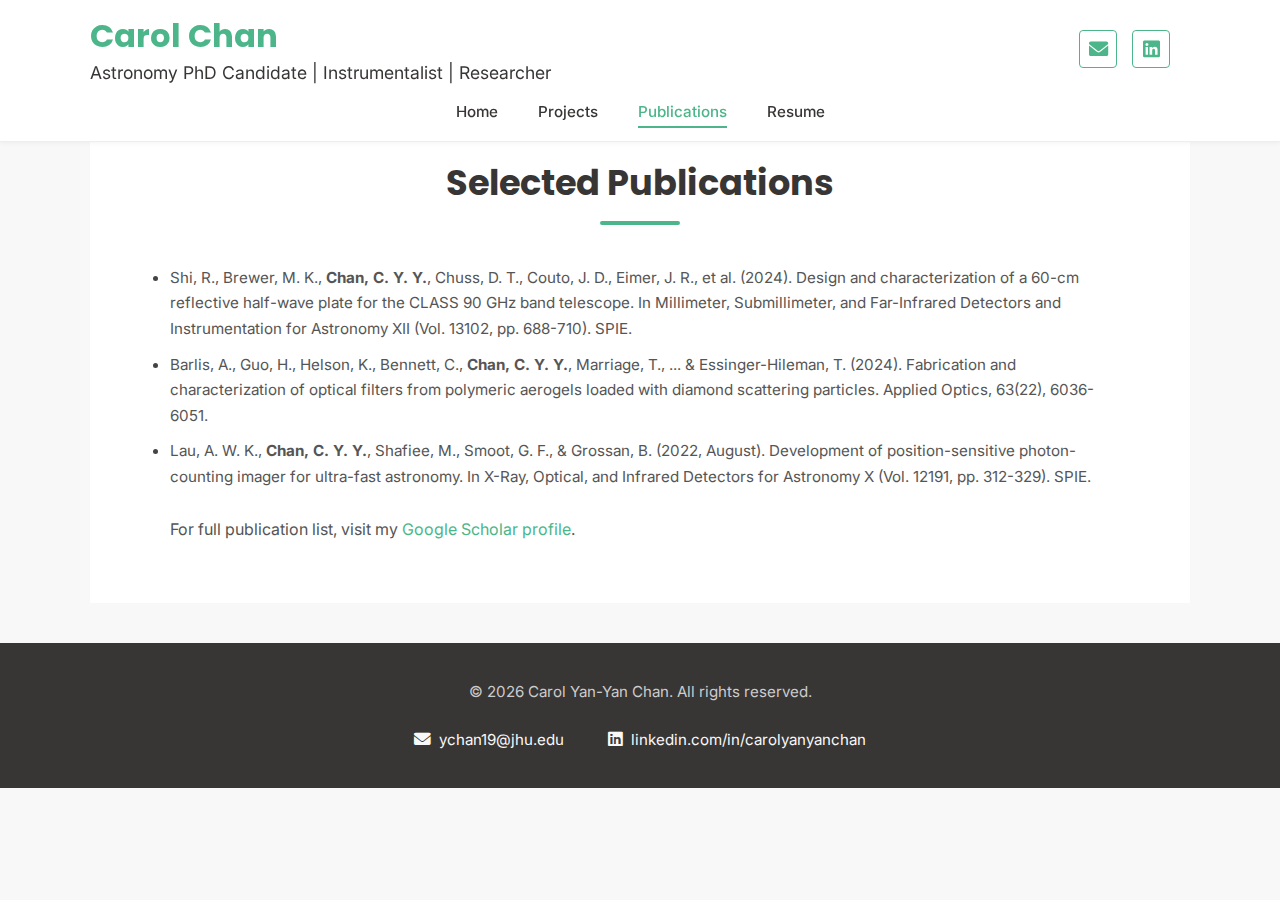
<file: publications.html>
<!DOCTYPE html>
<html lang="en">
<head>
    <meta charset="UTF-8">
    <meta name="viewport" content="width=device-width, initial-scale=1.0">
    <title>Carol Chan - Publications</title> <!-- Update title -->
    <link rel="stylesheet" href="css/style.css"> <!-- Link to CSS -->
    <link rel="stylesheet" href="https://fonts.googleapis.com/css2?family=Inter:wght@300;400;500;600;700&display=swap">
    <link rel="stylesheet" href="https://fonts.googleapis.com/css2?family=Poppins:wght@400;500;600;700&display=swap">
     <!-- Font Awesome Icons -->
    <link rel="stylesheet" href="https://cdnjs.cloudflare.com/ajax/libs/font-awesome/6.0.0/css/all.min.css">
</head>
<body>

     <header class="site-header">
        <div class="container">
            <div class="header-content">
                <div class="header-text">
                    <h1>Carol Chan</h1>
                    <p class="title"> Astronomy PhD Candidate | Instrumentalist | Researcher</p>
                </div>
                <div class="header-contact-icons">
                     <a href="mailto:ychan19@jhu.edu" class="icon-button" aria-label="Email"><i class="fas fa-envelope"></i></a>
                     <a href="https://www.linkedin.com/in/carolyanyanchan/" target="_blank" rel="noopener noreferrer" class="icon-button" aria-label="LinkedIn"><i class="fab fa-linkedin"></i></a>
                 </div>
            </div>
            <nav class="site-nav">
                <ul>
                    <li><a href="index.html">Home</a></li> <!-- Link to Home -->
                    <li><a href="index.html#projects">Projects</a></li> <!-- Link to Projects section on Home -->
                    <li><a href="publications.html" class="active">Publications</a></li>
                    <li><a href="files/Resume_Carol_Yan_Yan_Chan.pdf" target="_blank">Resume</a></li> <!-- Link to PDF -->
                    
                </ul>
            </nav>
        </div>
    </header>

    <main>
        <!-- Publications Section -->
        <section id="publications" class="section container">
            <h2 class="section-title">Selected Publications</h2>
            <ul class="publications-list">
                <li><span class="publication-citation">Shi, R., Brewer, M. K., <strong>Chan, C. Y. Y.</strong>, Chuss, D. T., Couto, J. D., Eimer, J. R., et al. (2024). Design and characterization of a 60-cm reflective half-wave plate for the CLASS 90 GHz band telescope. In Millimeter, Submillimeter, and Far-Infrared Detectors and Instrumentation for Astronomy XII (Vol. 13102, pp. 688-710). SPIE.</span></li>
                <li><span class="publication-citation">Barlis, A., Guo, H., Helson, K., Bennett, C., <strong>Chan, C. Y. Y.</strong>, Marriage, T., ... & Essinger-Hileman, T. (2024). Fabrication and characterization of optical filters from polymeric aerogels loaded with diamond scattering particles. Applied Optics, 63(22), 6036-6051.</span></li>
                <li><span class="publication-citation">Lau, A. W. K., <strong>Chan, C. Y. Y.</strong>, Shafiee, M., Smoot, G. F., & Grossan, B. (2022, August). Development of position-sensitive photon-counting imager for ultra-fast astronomy. In X-Ray, Optical, and Infrared Detectors for Astronomy X (Vol. 12191, pp. 312-329). SPIE. </span></li>
            </ul>
            <p class="google-scholar-link">
                 For full publication list, visit my <a href="https://scholar.google.com/citations?view_op=list_works&hl=en&user=-b--cXEAAAAJ&gmla=AIfU4H7H78augvEu4wd6mMaBIVaX_xw3L0y8UXtTae_vdl9X1IprwHSGYCRk7d9KhvHNeWdmx8fXWUJJIMGYQqMUZNfcQBkZdBWTj1" target="_blank" rel="noopener noreferrer">Google Scholar profile</a>.
             </p>
        </section>
        <!-- End Publications Section -->
    </main>

    <footer class="site-footer">
         <div class="container" id="contact">
             <p>© <span id="current-year"></span> Carol Yan-Yan Chan. All rights reserved.</p>
             <!-- Replace the footer-contact-buttons div with the block below -->
             <div class="footer-contact-info">
                 <p>
                     <a href="mailto:ychan19@jhu.edu" class="footer-contact-link">
                         <i class="fas fa-envelope"></i> ychan19@jhu.edu
                     </a>
                 </p>
                 <p>
                     <a href="https://www.linkedin.com/in/carolyanyanchan/" target="_blank" rel="noopener noreferrer" class="footer-contact-link">
                         <i class="fab fa-linkedin"></i> linkedin.com/in/carolyanyanchan
                     </a>
                 </p>
             </div>
             <!-- End of new block -->
         </div>
     </footer>

    <script>
        document.getElementById('current-year').textContent = new Date().getFullYear();
    </script>

</body>
</html>
</file>
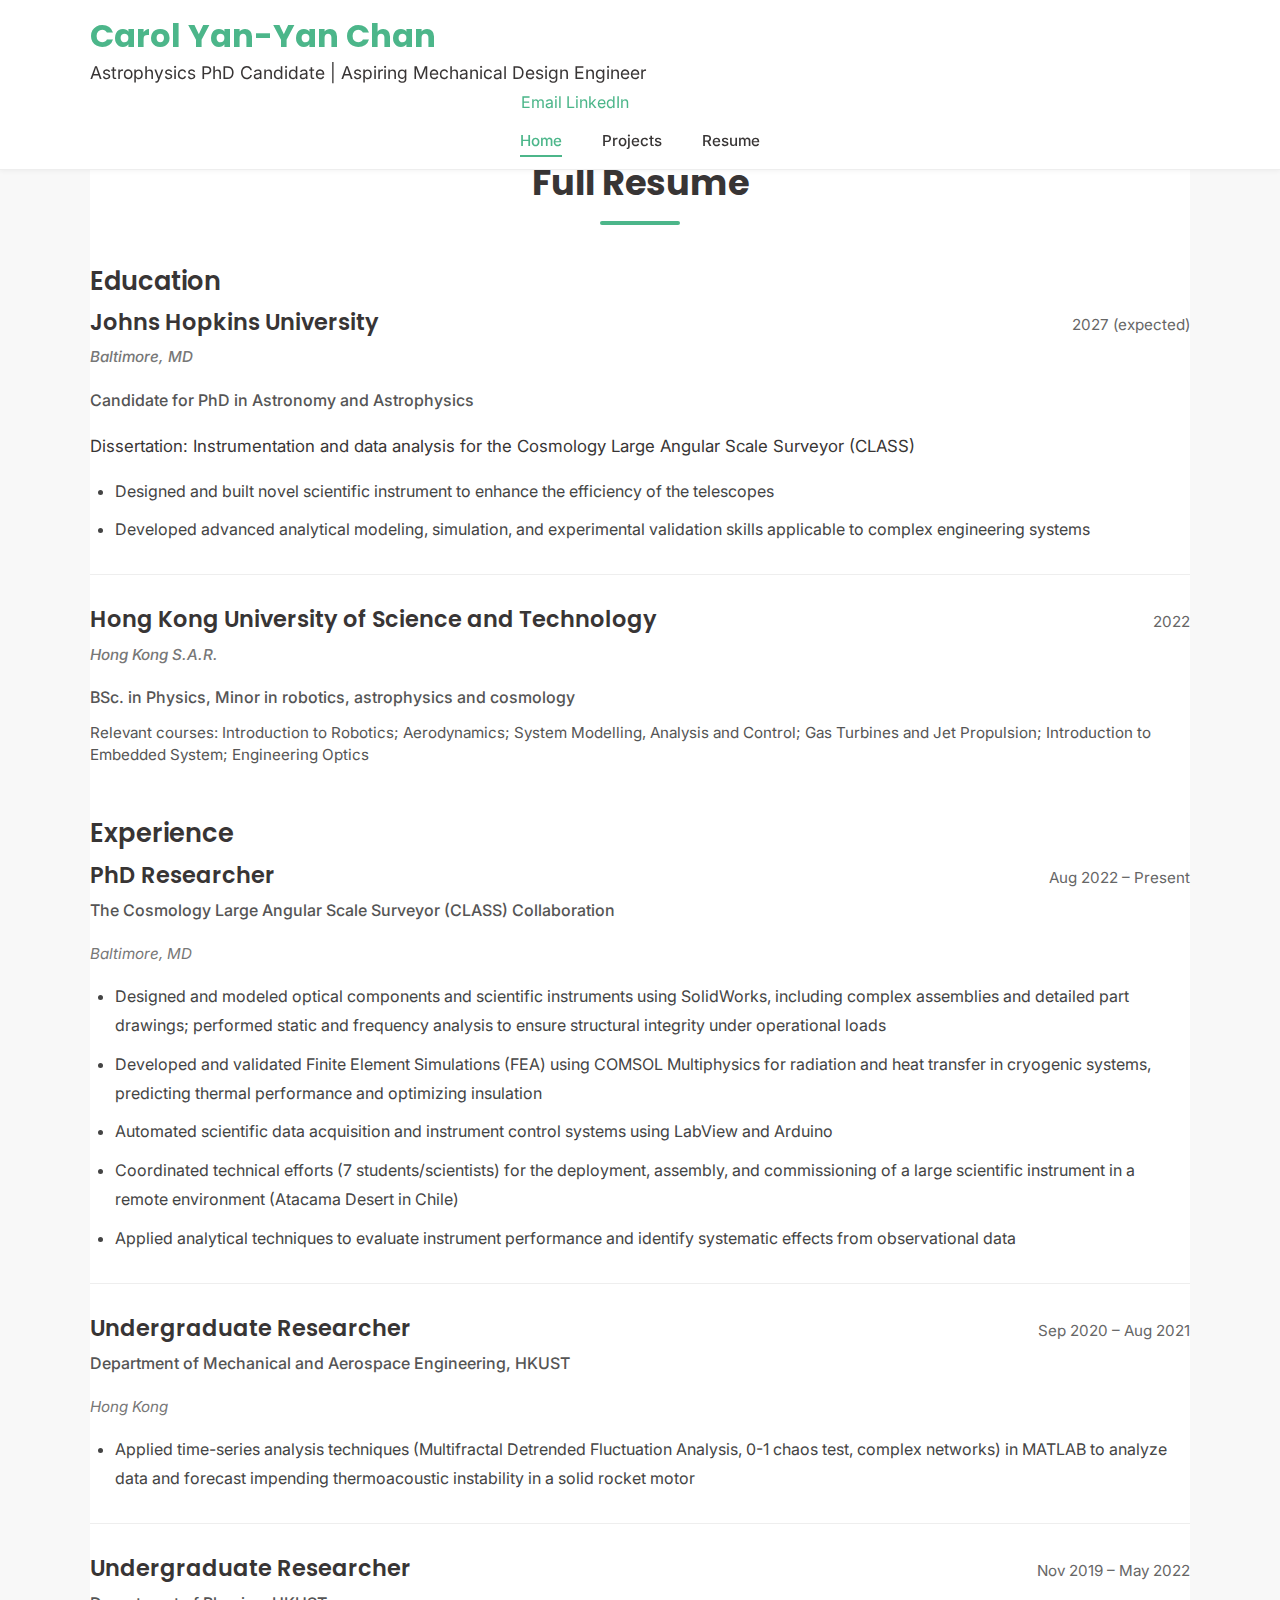
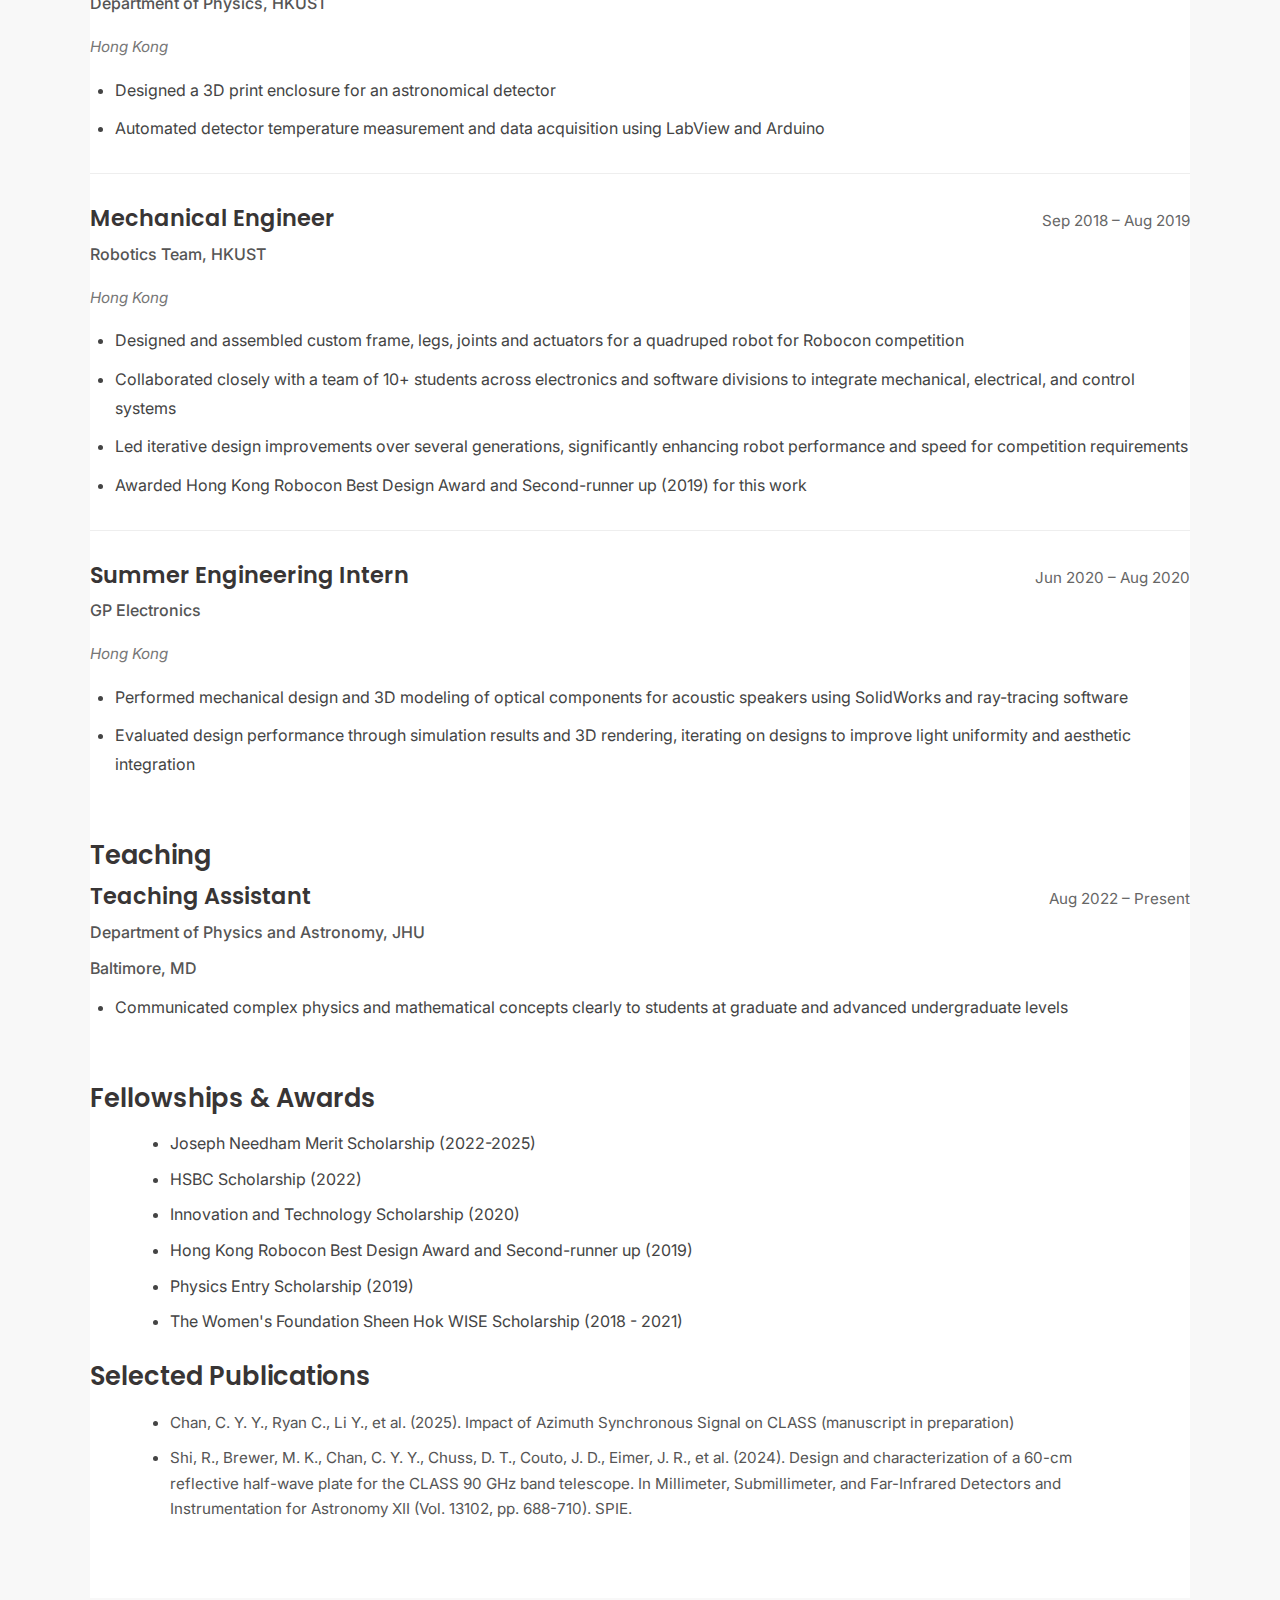
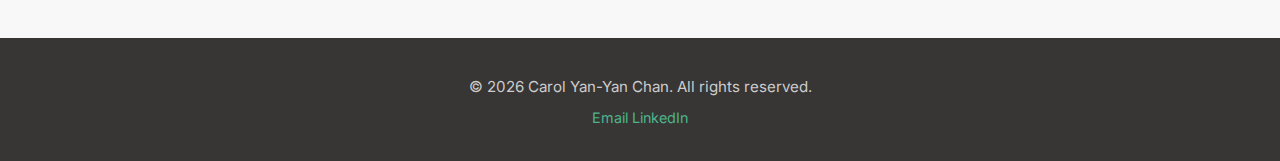
<file: resume.html>
<!DOCTYPE html>
<html lang="en">
<head>
    <meta charset="UTF-8">
    <meta name="viewport" content="width=device-width, initial-scale=1.0">
    <title>Carol Chan - Resume</title>
    <link rel="stylesheet" href="css/style.css"> <!-- Link to CSS -->
    <link rel="stylesheet" href="https://fonts.googleapis.com/css2?family=Inter:wght@300;400;500;600;700&display=swap">
    <link rel="stylesheet" href="https://fonts.googleapis.com/css2?family=Poppins:wght@400;500;600;700&display=swap">
</head>
<body>

     <header class="site-header">
        <div class="container">
            <div class="header-content">
                <div class="header-text">
                    <h1>Carol Yan-Yan Chan</h1>
                    <p class="title">Astrophysics PhD Candidate | Aspiring Mechanical Design Engineer</p>
                    <div class="header-contact-buttons">
                        <a href="mailto:ychan19@jhu.edu" class="button">Email</a>
                        <a href="https://www.linkedin.com/in/carolyanyanchan/" target="_blank" rel="noopener noreferrer" class="button">LinkedIn</a>
                    </div>
                </div>
            </div>
            <nav class="site-nav">
                <ul>
                    <li><a href="index.html" class="active">Home</a></li> <!-- Active link -->
                    <li><a href="#projects">Projects</a></li>
                    <li><a href="resume.html">Resume</a></li>
                </ul>
            </nav>
        </div>
    </header>

    <main>
        <section id="resume-full" class="section container">
             <h2 class="section-title">Full Resume</h2>

            <!-- EDUCATION -->
             <div id="education">
                 <h3>Education</h3>
                 <div class="education-entry">
                     <div class="education-header">
                        <h3>Johns Hopkins University</h3>
                         <span class="education-date">2027 (expected)</span>
                    </div>
                    <p class="education-location">Baltimore, MD</p>
                    <p class="education-degree">Candidate for PhD in Astronomy and Astrophysics</p>
                    <p class="education-dissertation">Dissertation: Instrumentation and data analysis for the Cosmology Large Angular Scale Surveyor (CLASS)</p>
                    <ul class="education-details">
                         <li>Designed and built novel scientific instrument to enhance the efficiency of the telescopes</li>
                         <li>Developed advanced analytical modeling, simulation, and experimental validation skills applicable to complex engineering systems</li>
                    </ul>
                </div>

                 <div class="education-entry">
                     <div class="education-header">
                        <h3>Hong Kong University of Science and Technology</h3>
                        <span class="education-date">2022</span>
                    </div>
                     <p class="education-location">Hong Kong S.A.R.</p>
                    <p class="education-degree">BSc. in Physics, Minor in robotics, astrophysics and cosmology</p>
                    <p class="education-courses">Relevant courses: Introduction to Robotics; Aerodynamics; System Modelling, Analysis and Control; Gas Turbines and Jet Propulsion; Introduction to Embedded System; Engineering Optics</p>
                </div>
            </div>

            <!-- EXPERIENCE -->
            <div id="experience">
                <h3>Experience</h3>

                <div class="job-entry">
                    <div class="job-header">
                        <h3>PhD Researcher</h3>
                        <span class="job-date">Aug 2022 – Present</span>
                    </div>
                    <p class="job-org">The Cosmology Large Angular Scale Surveyor (CLASS) Collaboration</p>
                    <p class="job-location">Baltimore, MD</p>
                    <ul class="job-description">
                        <li>Designed and modeled optical components and scientific instruments using SolidWorks, including complex assemblies and detailed part drawings; performed static and frequency analysis to ensure structural integrity under operational loads</li>
                        <li>Developed and validated Finite Element Simulations (FEA) using COMSOL Multiphysics for radiation and heat transfer in cryogenic systems, predicting thermal performance and optimizing insulation</li>
                        <li>Automated scientific data acquisition and instrument control systems using LabView and Arduino</li>
                        <li>Coordinated technical efforts (7 students/scientists) for the deployment, assembly, and commissioning of a large scientific instrument in a remote environment (Atacama Desert in Chile)</li>
                        <li>Applied analytical techniques to evaluate instrument performance and identify systematic effects from observational data</li>
                    </ul>
                </div>

                <div class="job-entry">
                    <div class="job-header">
                        <h3>Undergraduate Researcher</h3>
                        <span class="job-date">Sep 2020 – Aug 2021</span>
                    </div>
                    <p class="job-org">Department of Mechanical and Aerospace Engineering, HKUST</p>
                    <p class="job-location">Hong Kong</p>
                     <ul class="job-description">
                        <li>Applied time-series analysis techniques (Multifractal Detrended Fluctuation Analysis, 0-1 chaos test, complex networks) in MATLAB to analyze data and forecast impending thermoacoustic instability in a solid rocket motor</li>
                    </ul>
                </div>

                 <div class="job-entry">
                    <div class="job-header">
                        <h3>Undergraduate Researcher</h3>
                         <span class="job-date">Nov 2019 – May 2022</span>
                    </div>
                    <p class="job-org">Department of Physics, HKUST</p>
                    <p class="job-location">Hong Kong</p>
                     <ul class="job-description">
                        <li>Designed a 3D print enclosure for an astronomical detector</li>
                        <li>Automated detector temperature measurement and data acquisition using LabView and Arduino</li>
                    </ul>
                </div>

                <div class="job-entry">
                    <div class="job-header">
                        <h3>Mechanical Engineer</h3>
                         <span class="job-date">Sep 2018 – Aug 2019</span>
                    </div>
                    <p class="job-org">Robotics Team, HKUST</p>
                    <p class="job-location">Hong Kong</p>
                     <ul class="job-description">
                        <li>Designed and assembled custom frame, legs, joints and actuators for a quadruped robot for Robocon competition</li>
                        <li>Collaborated closely with a team of 10+ students across electronics and software divisions to integrate mechanical, electrical, and control systems</li>
                        <li>Led iterative design improvements over several generations, significantly enhancing robot performance and speed for competition requirements</li>
                        <li>Awarded Hong Kong Robocon Best Design Award and Second-runner up (2019) for this work</li>
                    </ul>
                </div>

                <div class="job-entry">
                    <div class="job-header">
                        <h3>Summer Engineering Intern</h3>
                        <span class="job-date">Jun 2020 – Aug 2020</span>
                    </div>
                    <p class="job-org">GP Electronics</p>
                    <p class="job-location">Hong Kong</p>
                    <ul class="job-description">
                        <li>Performed mechanical design and 3D modeling of optical components for acoustic speakers using SolidWorks and ray-tracing software</li>
                        <li>Evaluated design performance through simulation results and 3D rendering, iterating on designs to improve light uniformity and aesthetic integration</li>
                    </ul>
                </div>
            </div>

            <!-- TEACHING -->
             <div id="teaching">
                  <h3>Teaching</h3>
                  <div class="teaching-entry">
                     <div class="teaching-header">
                        <h3>Teaching Assistant</h3>
                         <span class="teaching-date">Aug 2022 – Present</span>
                    </div>
                     <p class="teaching-org">Department of Physics and Astronomy, JHU</p>
                    <p class="teaching-location">Baltimore, MD</p>
                    <ul class="teaching-details">
                        <li>Communicated complex physics and mathematical concepts clearly to students at graduate and advanced undergraduate levels</li>
                    </ul>
                </div>
             </div>


            <!-- AWARDS -->
             <div id="awards">
                <h3>Fellowships & Awards</h3>
                <ul class="awards-list">
                    <li>Joseph Needham Merit Scholarship (2022-2025)</li>
                    <li>HSBC Scholarship (2022)</li>
                    <li>Innovation and Technology Scholarship (2020)</li>
                    <li>Hong Kong Robocon Best Design Award and Second-runner up (2019)</li>
                    <li>Physics Entry Scholarship (2019)</li>
                    <li>The Women's Foundation Sheen Hok WISE Scholarship (2018 - 2021)</li>
                </ul>
            </div>

            <!-- PUBLICATIONS -->
             <div id="publications">
                <h3>Selected Publications</h3>
                <ul class="publications-list">
                    <li><span class="publication-citation">Chan, C. Y. Y., Ryan C., Li Y., et al. (2025). Impact of Azimuth Synchronous Signal on CLASS (manuscript in preparation)</span></li>
                    <li><span class="publication-citation">Shi, R., Brewer, M. K., Chan, C. Y. Y., Chuss, D. T., Couto, J. D., Eimer, J. R., et al. (2024). Design and characterization of a 60-cm reflective half-wave plate for the CLASS 90 GHz band telescope. In Millimeter, Submillimeter, and Far-Infrared Detectors and Instrumentation for Astronomy XII (Vol. 13102, pp. 688-710). SPIE.</span></li>
                </ul>
            </div>

        </section>

    </main>

    <footer class="site-footer">
        <div class="container" id="contact">
            <p>© <span id="current-year"></span> Carol Yan-Yan Chan. All rights reserved.</p>
            <div class="footer-contact-buttons">
                 <a href="mailto:ychan19@jhu.edu" class="button">Email</a>
                 <a href="https://www.linkedin.com/in/carolyanyanchan/" target="_blank" rel="noopener noreferrer" class="button">LinkedIn</a>
            </div>
        </div>
    </footer>

    <script>
        document.getElementById('current-year').textContent = new Date().getFullYear();
    </script>

</body>
</html>
</file>
<file: css/style.css>
/* General Styles - Inspired by f7.de minimal design */
:root {
    --primary-color: #4cb68a; /* Teal/Cyan accent color */
    --primary-color2: #a183d9; /* Secondary gradient color */
    --secondary-color: #383535; /* Dark text color */
    --background-color: #f8f8f8; /* Light grey background */
    --card-background: #ffffff; /* White for cards/elements */
    --border-color: #eee; /* Light border/separator */
    --box-shadow: 0 8px 15px rgba(0,0,0,0.2); /* More pronounced shadow */
    --hover-shadow: 0 15px 25px rgba(0,0,0,0.3); /* Stronger hover shadow */
    --skill-tag-bg: rgba(255, 255, 255, 0.25); /* Semi-transparent white for skill tags on dark bg */
    --skill-tag-color: white; /* White text for skill tags */
    --overlay-color: rgba(0, 0, 0, 0.5); /* Dark overlay, slightly less opaque */
    --project-text-color: white; /* Color for text on project cards */
    --photo-border-color: white; /* White border color for profile photo */
}

html {
    scroll-behavior: smooth; /* Smooth scrolling */
}

body {
    margin: 0;
    font-family: 'Inter', sans-serif; /* Primary body font */
    line-height: 1.7; /* Increased line height for readability */
    color: var(--secondary-color);
    background-color: var(--background-color);
    padding-top: 100px; /* Default space for fixed header */
    -webkit-font-smoothing: antialiased; /* Smoother fonts */
    -moz-osx-font-smoothing: grayscale;
}

h1, h2, h3, h4 {
    font-family: 'Poppins', sans-serif; /* Headings font */
    color: var(--secondary-color);
    line-height: 1.3;
    margin-bottom: 15px;
}

h1 {
    font-size: 2.8em;
    font-weight: 700;
    text-align: left;
    margin-bottom: 5px;
}

h2 {
    font-size: 2em;
    font-weight: 600;
    margin-bottom: 20px;
}

h3 {
     font-size: 1.6em;
     font-weight: 600;
     margin-bottom: 10px;
}

h4 {
     font-size: 1.2em;
     font-weight: 600;
     margin-bottom: 10px;
}

p {
    margin-bottom: 15px;
    font-size: 1em;
}

a {
    color: var(--primary-color);
    text-decoration: none;
    transition: color 0.3s ease;
}

a:hover {
    color: #0097a7; /* Slightly darker teal on hover */
    text-decoration: underline;
}

.container {
    max-width: 1100px; /* Slightly wider container */
    margin: 0 auto;
    padding: 0 30px; /* More padding on the sides */
}

/* Header Styling - Fixed and consistent across pages */
.site-header {
    background-color: var(--card-background);
    padding: 15px 0; /* Default padding */
    border-bottom: 1px solid var(--border-color);
    text-align: center;
    position: fixed;
    width: 100%;
    top: 0;
    left: 0;
    z-index: 1000;
    box-shadow: 0 1px 5px rgba(0,0,0,0.05);
}

.header-content {
    font-size: 1em;
    display: flex;
    flex-direction: column; /* Default stacked layout */
    align-items: center; /* Default centered alignment */
    gap: 10px; /* Default gap */
    padding-bottom: 10px; /* Default space below content */
    box-sizing: border-box;
    position: relative; /* Needed for absolute icons on large screens */
    padding-right: 20px; /* Default right padding */
}

.header-text {
    flex-grow: 1;
}

.header-text h1 {
    margin: 0;
    font-size: 2em;
    color: var(--primary-color);
}

.header-text .title {
    margin: 0;
    font-size: 1.1em;
    color: #555; /* Default color */
    font-weight: 400;
}

/* Header Contact Icons Styling */
.header-contact-icons {
    display: flex;
    flex-wrap: wrap;
    justify-content: center; /* Default centered */
    gap: 10px; /* Default gap */
    z-index: 1001;
    position: static; /* Default static position */
    margin-top: 10px; /* Default space above icons */
}

/* Style for icon buttons */
.icon-button {
    display: inline-flex;
    align-items: center;
    justify-content: center;
    width: 36px; /* Default size */
    height: 36px;
    border: 1px solid var(--primary-color);
    color: var(--primary-color);
    background-color: transparent;
    text-decoration: none;
    border-radius: 4px;
    transition: background-color 0.3s ease, color 0.3s ease, border-color 0.3s ease;
    font-size: 1.2em; /* Default icon size */
    cursor: pointer;
}

.icon-button:hover {
    background-color: var(--primary-color);
    color: var(--card-background);
    border-color: var(--primary-color);
    text-decoration: none;
}


/* Navigation Styling */
.site-nav {
    margin-top: 0;
}

.site-nav ul {
    list-style: none;
    padding: 0;
    margin: 0;
    display: flex;
    justify-content: center;
    flex-wrap: wrap;
    gap: 10px 25px;
    font-size: 0.95em;
    font-weight: 500;
}

.site-nav a {
    text-decoration: none;
    color: var(--secondary-color);
    padding: 5px 0;
    border-bottom: 2px solid transparent;
    transition: color 0.3s ease, border-bottom-color 0.3s ease;
}

.site-nav a:hover,
.site-nav a.active {
    color: var(--primary-color);
    border-bottom-color: var(--primary-color);
}


/* Main Content Sections - Standard spacing */
.section {
    padding: 60px 0; /* Default padding */
    background-color: var(--card-background); /* Default background */
}

.section:nth-child(odd) {
    background-color: var(--card-background);
}
.section:nth-child(even) {
    background-color: var(--background-color);
}


.section-title {
    text-align: center;
    margin-top: 0;
    margin-bottom: 40px;
    font-size: 2.2em;
    font-weight: 700;
    color: var(--secondary-color);
    position: relative;
}

.section-title::after {
    content: '';
    display: block;
    width: 80px;
    height: 4px;
    background-color: var(--primary-color);
    margin: 15px auto 0;
    border-radius: 2px;
}

/* Home Page Specific - Intro Section */
.intro-section {
    text-align: center;
    padding: 80px 0 60px 0; /* Default padding */
    background: linear-gradient(55deg, var(--primary-color), var(--primary-color2)); /* Assuming gradient added */
    color: white; /* Default text color */
}

/* Profile Picture inside Intro Section */
.intro-section .profile-picture {
    margin-bottom: 20px; /* Default space below photo */
}

.intro-section .profile-picture img {
    display: inline-block;
    width: 300px; /* Default size */
    height: 300px;
    object-fit: cover;
    border-radius: 50%;
    border-width: 4px; /* Default border thickness */
    border-style: solid;
    border-color: white;
    box-shadow: 0 5px 15px rgba(0,0,0,0.3);
    transition: transform 0.3s ease;
}



.intro-section h2 {
    font-size: 2em; /* Default size */
    font-weight: 700;
    margin-bottom: 10px;
    color: white;
    font-family: 'Poppins', sans-serif;
}

.intro-section p {
    font-size: 1em; /
    font-weight: 300;
    margin-bottom: 20px;
    color: rgba(255,255,255,0.9);
    font-family: 'Inter', sans-serif;
}

.intro-section .button {
     border-color: white;
     color: white;
     margin: 0 10px; /* Space between buttons */
     margin-top: 10px; /* Space above buttons */
}

.intro-section .button:hover {
     background-color: white;
     color: var(--primary-color);
}

/* Projects Gallery Styling (on index.html now) */
#projects > .section-title {
    /* Use standard section-title */
}

/* Style for the instructional text above the gallery */
.projects-instruction {
    text-align: center;
    font-size: 1.1em; /* Default font size */
    color: var(--secondary-color);
    margin-top: -20px;
    margin-bottom: 40px; /* Default space below */
    display: block;
    width: 100%;
}


.projects-gallery {
    display: grid;
    grid-template-columns: 1fr;
    gap: 40px;
    max-width: 900px;
    margin: 0 auto;
}

/* Project Card Item (The container div) */
.project-item {
    display: block;
    position: relative;
    min-height: 300px; /* Default min-height for the item */
    border-radius: 8px;
    overflow: hidden;
    box-shadow: var(--box-shadow);
    transition: transform 0.3s ease, box-shadow 0.3s ease;
    border: 1px solid var(--border-color);
    background-color: var(--card-background);
}

/* Lift effect on hover applies to the whole item */
.project-item:hover {
    transform: translateY(-5px);
    box-shadow: var(--hover-shadow);
}

/* Dropdown Project Details Styling */
/* Hide the checkbox visually */
.project-toggle {
    position: absolute;
    opacity: 0;
    pointer-events: none;
    z-index: -1;
}

/* Style for the label that acts as the clickable card */
.project-card-label {
    display: block;
    position: relative;
    height: 350px; /* Default fixed height for the visual part */
    cursor: pointer;
    z-index: 1;
    border-radius: 8px 8px 0 0;
    overflow: hidden;
}

/* Style for the visual part of the card */
.project-card-visuals {
    position: relative;
    height: 100%;
    background-color: var(--card-background);
    background-size: cover;
    background-position: center;
}


/* Dark Overlay */
.project-overlay {
    position: absolute;
    top: 0;
    left: 0;
    width: 100%;
    height: 100%;
    background-color: var(--overlay-color); /* Default overlay */
    z-index: 1;
    transition: background-color 0.3s ease;
}

/* Content on top of the image */
.project-card-content {
    position: absolute;
    top: 0;
    left: 0;
    width: 100%;
    height: 100%;
    z-index: 2;
    padding: 25px; /* Default padding */
    box-sizing: border-box;
    color: var(--project-text-color);
    display: flex;
    flex-direction: column;
    justify-content: space-between;
}

.project-card-content h3 {
    color: var(--project-text-color);
    margin-top: 0;
    margin-bottom: 5px;
    font-size: 1.5em; /* Default size */
    font-weight: 700;
    flex-grow: 1;
}

/* Institution and Skills Positioning */
.project-institution {
    font-size: 0.95  em; /* Default size */
    color: rgba(255, 255, 255, 0.9);
    margin-bottom: 5px;
    font-weight: 500;
}

.project-card-content .project-short-description {
    font-size: 0.95em; /* Default size */
    color: white;
    margin-top: 0;
    margin-bottom: 10px; /* Default space below */
    line-height: 1.4;
}

.project-skills {
    margin-top: auto;
    display: flex;
    flex-wrap: wrap;
    gap: 8px; /* Default gap */
    margin-bottom: 0;
}

/* Skill Tags Styling */
.skill-tag {
    display: inline-block;
    padding: 2px 8px; /* Default padding */
    background-color: var(--skill-tag-bg);
    color: var(--skill-tag-color);
    border: 1px solid rgba(255, 255, 255, 0.5);
    border-radius: 4px; /* Default radius */
    font-size: 0.75em; /* Default size */
    font-weight: 300;
    text-transform: capitalize;
    white-space: nowrap;
    backdrop-filter: blur(1px);
    -webkit-backdrop-filter: blur(1px);
}

/* Style for the dropdown details area */
.project-details {
    max-height: 0;
    overflow: hidden;
    transition: max-height 0.7s ease-in-out, padding 0.7s ease-in-out;
    padding: 0 25px; /* Default horizontal padding, 0 vertical */
    margin-top: 0;
    margin-bottom: 0;
    background-color: #fefefe;
    border-top: 1px solid var(--border-color);
}

/* Show details when the corresponding checkbox is checked */
.project-toggle:checked ~ .project-details {
    max-height: 3000px;
    padding: 25px; /* Default full padding */
    margin-bottom: 20px;
    border-bottom: 1px solid var(--border-color);
    border-radius: 0 0 8px 8px;
}

/* Styling for content within project details */
.project-details h4 {
    font-size: 1.5em;
    margin-bottom: 20px;
}

.project-details p {
    margin-bottom: 15px;
    color: #444;
}

.project-details ul {
    margin-top: 10px;
    margin-bottom: 15px;
    padding-left: 20px;
    list-style: disc;
    color: #444;
}
.project-details ul li {
    margin-bottom: 8px;
    line-height: 1.5;
}

.project-details-visuals {
    margin-top: 30px;
    margin-bottom: 30px;
    text-align: center;
    padding: 20px;
    background-color: var(--background-color);
    border-radius: 8px;
}

.project-details-visuals h5 {
    font-size: 1.1em;
    margin-top: 0;
    margin-bottom: 20px;
    color: var(--secondary-color);
    text-align: left;
}

.project-details-visuals img,
.project-details-visuals video {
    display: block;
    max-width: 90%; /* Default max-width */
    max-height: 400px; /* Default max-height */
    height: auto;
    margin: 15px auto;
    border: 1px solid var(--border-color);
    box-shadow: 0 2px 5px rgba(0,0,0,0.1);
    border-radius: 4px;
}

.project-details-visuals .video-container {
    position: relative;
    padding-bottom: 56.25%;
    height: 0;
    overflow: hidden;
    max-width: 100%; /* Default max-width */
    background: #000;
    margin: 20px auto;
    border-radius: 4px;
}

.project-details-visuals .video-container iframe,
.project-details-visuals .video-container video {
    position: absolute;
    top: 0;
    left: 0;
    width: 100%;
    height: 100%;
}

.project-details-visuals .image-caption,
.project-details-visuals .video-caption {
     font-size: 0.9em;
     color: #666;
     margin-top: 5px;
     margin-bottom: 15px;
     font-style: italic;
     text-align: center;
}


/* Style for the close button within details */
.close-button {
     display: block;
     width: max-content;
     margin: 20px auto 0 auto;
     background-color: var(--background-color);
     color: var(--secondary-color);
     border-color: var(--border-color);
     padding: 8px 15px;
     font-size: 0.95em;
}

.close-button:hover {
     background-color: var(--border-color);
     color: var(--secondary-color);
}


/* Experience & Education Entry Styling (Used on resume.html) */
.job-entry, .education-entry, .teaching-entry {
    margin-bottom: 30px;
    padding-bottom: 20px;
    border-bottom: 1px solid var(--border-color);
}

.job-entry:last-child, .education-entry:last-child, .teaching-entry:last-child {
    border-bottom: none;
}

.job-header, .education-header, .teaching-header {
    display: flex;
    justify-content: space-between;
    align-items: baseline;
    flex-wrap: wrap;
    gap: 10px;
    margin-bottom: 5px;
}

.job-header h3, .education-header h3, .teaching-header h3 {
     margin: 0;
     font-size: 1.4em;
     color: var(--secondary-color);
     font-weight: 600;
}

.job-date, .education-date, .teaching-date {
    font-size: 0.95em;
    color: #666;
    flex-shrink: 0;
    font-weight: 400;
}

.job-org, .education-degree, .education-location, .teaching-org, .teaching-location {
    margin: 0 0 8px 0;
    color: #555;
    font-weight: 500;
    font-size: 1em;
}

.job-location, .education-location {
    font-style: italic;
    margin-bottom: 15px;
    color: #777;
    font-size: 0.95em;
}

.education-courses {
    margin: 10px 0 0 0;
    font-size: 0.95em;
    color: #555;
    line-height: 1.5;
}

.job-description, .education-details, .teaching-details {
    margin: 10px 0 0 0;
    padding-left: 25px;
    list-style: disc;
}

.job-description li, .education-details li, .teaching-details li {
    margin-bottom: 10px;
    color: #444;
}

/* Awards & Publications Styling (Used on publications.html) */
.awards-list, .publications-list {
    list-style: disc;
    padding-left: 80px; /* Default padding */
    padding-right: 80px; /* Default padding */
    color: #444;
}

.awards-list li, .publications-list li {
    margin-bottom: 10px;
    line-height: 1.6;
    font-size: 1em;
}

.publication-citation {
     font-size: 0.95em;
     color: #555;
}

.google-scholar-link {
    font-size: 1em;
    color: #555;
    margin-top: 25px;
    margin-bottom: 0;
    padding-left: 80px; /* Default padding */
    padding-right: 80px; /* Default padding */
}


/* Footer Styling */
.site-footer {
    background-color: var(--secondary-color);
    color: var(--background-color);
    text-align: center;
    padding: 30px 0;
    font-size: 0.9em;
    margin-top: 40px;
}

.site-footer p {
    margin: 5px 0;
    color: #ccc;
}

/* Footer Contact Info Styling */
.footer-contact-info {
    margin-top: 15px;
}

.footer-contact-info p {
    margin: 5px 0;
    text-align: center;
}

.footer-contact-link {
    color: var(--background-color);
    text-decoration: none;
    font-size: 1em;
    transition: color 0.3s ease;
    display: inline-flex;
    align-items: center;
}

.footer-contact-link:hover {
    color: rgba(255,255,255,0.8);
    text-decoration: underline;
}

.footer-contact-link i {
    margin-right: 8px;
    font-size: 1.1em;
}


/* --- Responsive Adjustments --- */

/* Medium screens and up (Tablet, Desktop Base) */
@media (min-width: 768px) {
    body {
        padding-top: 100px; /* Ensure desktop padding-top is 100px */
    }

    .site-header {
        padding: 15px 0; /* Ensure desktop padding is 15px */
    }

    .header-content {
        flex-direction: row;
        align-items: center;
        gap: 30px; /* Increased gap */
        padding-bottom: 10px;
        padding-right: 100px; /* Space on the right for absolute icons */
    }

    .header-text {
        flex-grow: 1;
        padding-right: 30px;
    }

    .header-text .title {
         text-align: left;
         color: var(--secondary-color); /* Ensure title is dark on large screens */
    }

    .header-contact-icons {
        position: absolute;
        top: 15px;
        right: 20px;
        margin-top: 0; /* Remove mobile margin */
        justify-content: flex-end; /* Align icons to the right */
        gap: 15px; /* Space between icons */
        order: 2;
    }

    .icon-button {
         width: 36px; /* Default size */
         height: 36px;
         font-size: 1.2em; /* Default icon size */
         border-radius: 4px;
    }


     .site-nav ul {
         gap: 40px; /* More space between links */
     }

     .job-header, .education-header, .teaching-header {
         flex-direction: row;
         gap: 20px;
     }

     .job-header h3, .education-header h3, .teaching-header h3 {
         margin-right: 0;
     }

     /* Projects Gallery - Ensure single column on desktop */
     .projects-gallery {
         grid-template-columns: 1fr;
     }

     /* Project Card Layout */
     /* Content on top of the image, flex column */
     .project-card-content {
        padding: 25px; /* Default padding */
     }


     .project-card-content .project-short-description {
         font-size: 0.95em; /* Default size */
         margin-bottom: 10px;
     }

     .project-skills {
         margin-top: auto;
         margin-bottom: 0;
         gap: 8px; /* Default gap */
     }

     /* Skill Tags Styling */
    .skill-tag {
        padding: 2px 8px; /* Default padding */
        border-radius: 4px; /* Default radius */
        font-size: 0.75em; /* Default size */
    }

     /* Project Details */
     .project-details {
        padding: 0 25px; /* Default horizontal padding */
     }

     .project-toggle:checked ~ .project-details {
        padding: 25px; /* Default full padding */
     }

     /* Project Details Visuals */
     .project-details-visuals img,
     .project-details-visuals video {
         max-width: 100%;
         max-height: 400px;
         margin: 15px auto;
     }

     .project-details-visuals .video-container {
         max-width: 100%;
         margin: 20px auto;
     }


     /* Resume/Publications List Padding */
     .awards-list, .publications-list {
         padding-left: 80px;
         padding-right: 80px;
     }
     .google-scholar-link {
         padding-left: 80px;
         padding-right: 80px;
     }

     /* Footer */
     .footer-contact-link {
        font-size: 1em;
        margin: 0 10px; /* Space between footer links on larger screens */
     }
      .footer-contact-info p {
        display: inline-block; /* Display paragraphs inline */
        margin: 5px 10px; /* Space between blocks of links */
      }
      .footer-contact-link i {
        margin-right: 8px;
        font-size: 1.1em;
     }
}

/* Mobile screens (Smaller than 768px) */
@media (max-width: 767px) {
    body {
        padding-top: 120px; /* Space for fixed header */
    }

    .site-header {
        padding: 8px 0; /* Reduced header padding */
    }
    .header-content {
         font-size: 0.7em; /* Smaller font size */
         padding-right: 20px;
         padding-bottom: 8px;
         position: static; /* Reset absolute positioning */
         flex-direction: column;
         align-items: center;
         gap: 8px; /* Space between header elements */
    }
    .header-text {
        flex-grow: 0;
        margin-bottom: 5px;
    }

    .header-contact-icons {
        position: static; /* Reset absolute positioning */
        top: auto;
        right: auto;
        margin-top: 0; /* No extra margin needed if gap is handled by parent */
        justify-content: center;
        gap: 15px; /* Space between icons */
        order: 2; /* Place it last visually */
    }

    .icon-button {
        width: 30px; /* Smaller icons on mobile */
        height: 30px;
        font-size: 1.1em;
    }

    /* Intro Section Mobile Adjustments */
    .intro-section {
         padding: 60px 20px 40px 20px; /* Adjust padding */
    }

    .intro-section .profile-picture {
         margin-bottom: 15px; /* Less space below photo on mobile */
    }

    .intro-section .profile-picture img {
        width: 230px; /* Smaller photo */
        height: 230px;
        border-width: 4px;
        box-shadow: 0 3px 8px rgba(0,0,0,0.2);
    }
    .intro-section h2 {
        font-size: 1.5em; /* Smaller size */
        margin-bottom: 10px;
    }

    .intro-section p {
        font-size: 1em; /* Adjust paragraph size */
        margin-bottom: 15px;
    }

    .intro-section .button {
         margin: 5px 8px; /* Adjust button margins */
         margin-top: 8px; /* Space above buttons */
         font-size: 0.95em;
         padding: 6px 12px;
    }


    /* Projects Instruction */
    .projects-instruction {
        font-size: 1em; /* Smaller font */
        margin-top: -15px;
        margin-bottom: 20px;
        padding: 0 20px; /* Add padding to instruction text itself */
    }

    /* Project Card Content */
    .project-card-content {
        padding: 15px; /* Less padding */
        justify-content: space-around; /* Adjust spacing */
    }
     .project-card-content h3 {
        font-size: 1.4em;
        margin-bottom: 5px;
     }
     .project-institution {
         font-size: 0.8em;
         margin-bottom: 5px;
     }
     .project-card-content .project-short-description {
          font-size: 0.8em;
          margin-bottom: 8px;
     }
     .project-skills {
         margin-top: 10px; /* Space above skills */
         margin-bottom: 0;
         gap: 6px; /* Smaller gap */
     }
     
      .skill-tag {
         padding: 1px 5px; /* Restore default padding */
         border-radius: 4px; /* Restore default radius */
         font-size: 0.65em; /* Restore default size */
      }

     /* Project Details */
     .project-details {
        padding: 0 15px; /* Less horizontal padding */
     }
     .project-toggle:checked ~ .project-details {
        padding: 15px; /* Less full padding when open */
        margin-bottom: 15px;
     }
     .project-details h4 {
         font-size: 1.3em;
         margin-bottom: 15px;
     }
     .project-details p,
     .project-details ul,
     .project-details ul li {
         font-size: 0.95em;
     }
     .project-details-visuals {
          padding: 15px;
     }
      .project-details-visuals h5 {
         font-size: 1em;
         margin-bottom: 15px;
     }
     .project-details-visuals img,
     .project-details-visuals video {
         max-width: 100%; /* Full width */
         max-height: 300px; /* Limit height */
         margin: 10px auto;
     }
     .project-details-visuals .video-container {
        margin: 15px auto;
     }
     .project-details-visuals .image-caption,
     .project-details-visuals .video-caption {
        font-size: 0.85em;
        margin-bottom: 10px;
     }


     /* Resume/Publications List Padding */
     .awards-list, .publications-list {
         padding-left: 20px;
         padding-right: 20px;
     }
      .google-scholar-link {
         padding-left: 20px;
         padding-right: 20px;
          margin-top: 15px;
     }


     /* Footer Contact Info */
    .footer-contact-link {
        font-size: 0.9em;
        margin: 0; /* Remove inline block margins */
     }
      .footer-contact-info p {
        display: block; /* Stack paragraphs */
        margin: 3px 0; /* Smaller space between paragraphs */
      }
      .footer-contact-link i {
        margin-right: 5px;
        font-size: 1em;
     }
}

/* Large screens and up */
@media (min-width: 992px) {
     h1 { font-size: 3.2em; }
     h2 { font-size: 2.4em; }
     h3 { font-size: 1.6em; }
     p { font-size: 1.05em; }
     body { line-height: 1.8; }

     /* Intro Section Large Adjustments */
     .intro-section {
         padding: 80px 0; /* Restore default horizontal padding handled by container */
     }
     .intro-section .profile-picture {
        margin-bottom: 30px;
     }

      /* Projects Instruction */
      .projects-instruction {
         font-size: 1.1em; /* Restore default font size */
         padding: 0; /* Remove mobile padding */
      }

     /* Project Card Layout */
      .project-item {
         min-height: 300px; /* Restore min-height */
      }
      .project-card-label {
         height: 350px; /* Restore default height */
      }
      .project-card-content {
         padding: 25px; /* Restore default padding */
      }

      .project-card-content .project-short-description {
         font-size: 0.95em; /* Restore default size */
         margin-bottom: 10px;
      }
      .project-skills {
         gap: 8px; /* Restore default gap */
         margin-top: auto;
      }
       .skill-tag {
         padding: 2px 8px; /* Restore default padding */
         border-radius: 4px; /* Restore default radius */
         font-size: 0.75em; /* Restore default size */
      }

      /* Project Details */
      .project-details {
         padding: 0 25px; /* Restore default horizontal padding */
      }
       .project-toggle:checked ~ .project-details {
          padding: 25px; /* Restore default full padding */
          margin-bottom: 20px;
       }
       .project-details-visuals img,
        .project-details-visuals video {
           max-width: 100%;
           max-height: 400px;
           margin: 15px auto;
       }

       /* Footer Contact Info */
       .footer-contact-link {
           font-size: 1em;
       }
        .footer-contact-link i {
           font-size: 1.1em;
       }
}
</file>
